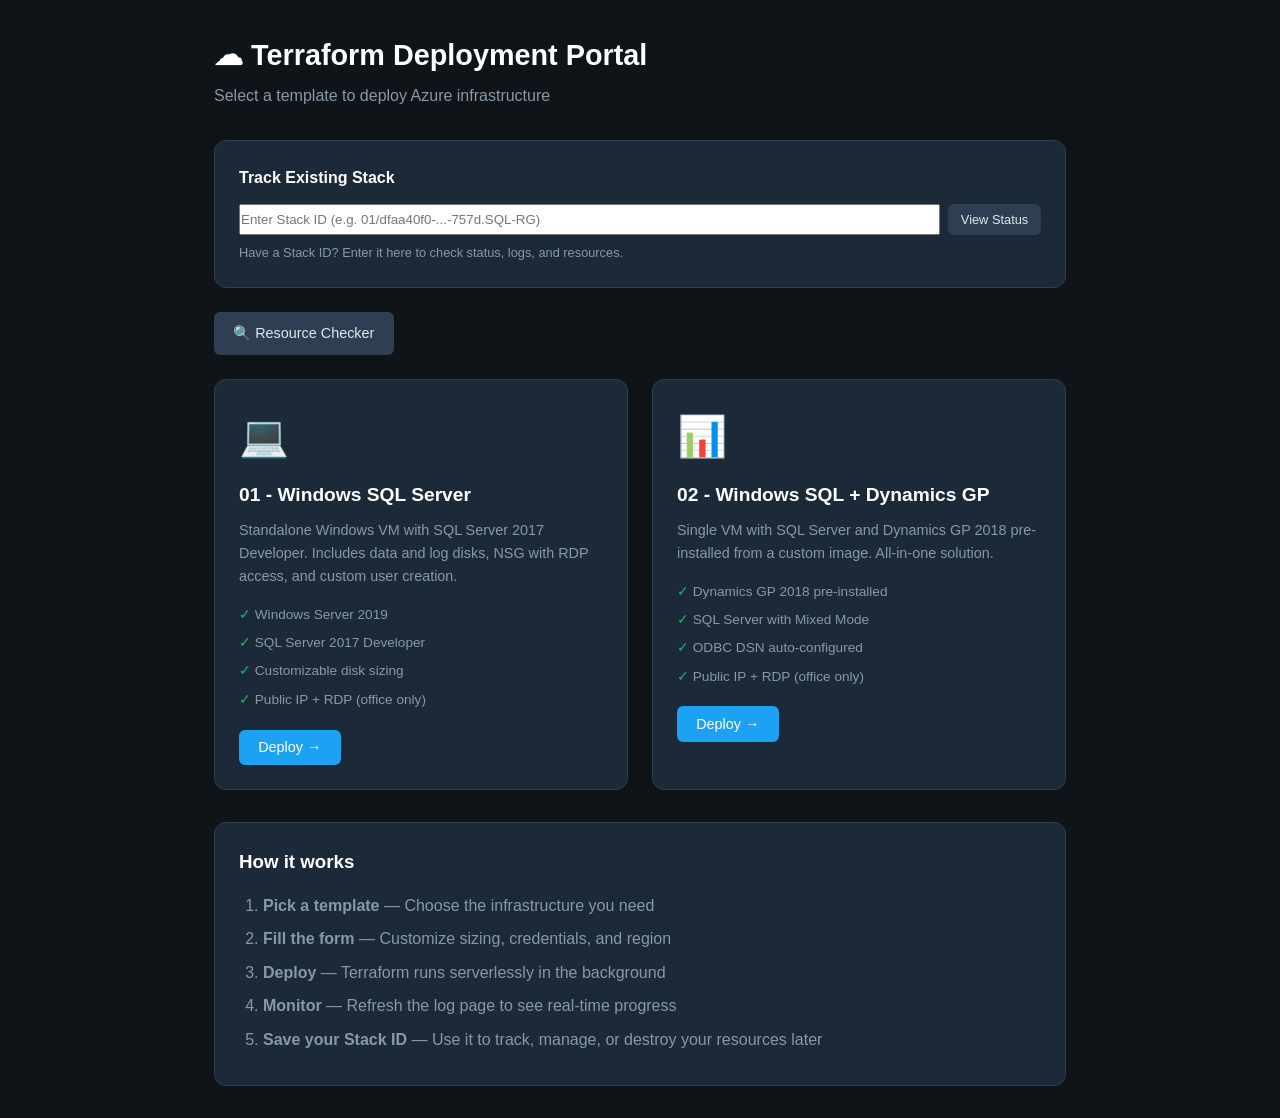
<file: portal/frontend/index.html>
<!DOCTYPE html>
<html lang="en">
<head>
    <meta charset="UTF-8">
    <meta name="viewport" content="width=device-width, initial-scale=1.0">
    <title>Terraform Deployment Portal</title>
    <link rel="stylesheet" href="style.css">
</head>
<body>
    <div class="container">
        <header>
            <h1>&#9729; Terraform Deployment Portal</h1>
            <p class="subtitle">Select a template to deploy Azure infrastructure</p>
        </header>

        <div class="search-section">
            <h3>Track Existing Stack</h3>
            <div class="input-with-button">
                <input type="text" id="search-deploy-id" placeholder="Enter Stack ID (e.g. 01/dfaa40f0-...-757d.SQL-RG)">
                <button class="btn btn-secondary btn-sm" onclick="searchDeployment()">View Status</button>
            </div>
            <p class="search-hint">Have a Stack ID? Enter it here to check status, logs, and resources.</p>
        </div>

        <div class="nav-links">
            <a href="resources.html" class="btn btn-secondary">&#128269; Resource Checker</a>
        </div>

        <div class="templates" id="templates">
            <div class="template-card" onclick="selectTemplate('01')">
                <div class="template-icon">&#128187;</div>
                <h2>01 - Windows SQL Server</h2>
                <p>Standalone Windows VM with SQL Server 2017 Developer. Includes data and log disks, NSG with RDP access, and custom user creation.</p>
                <ul>
                    <li>Windows Server 2019</li>
                    <li>SQL Server 2017 Developer</li>
                    <li>Customizable disk sizing</li>
                    <li>Public IP + RDP (office only)</li>
                </ul>
                <button class="btn">Deploy &rarr;</button>
            </div>

            <div class="template-card" onclick="selectTemplate('02')">
                <div class="template-icon">&#128202;</div>
                <h2>02 - Windows SQL + Dynamics GP</h2>
                <p>Single VM with SQL Server and Dynamics GP 2018 pre-installed from a custom image. All-in-one solution.</p>
                <ul>
                    <li>Dynamics GP 2018 pre-installed</li>
                    <li>SQL Server with Mixed Mode</li>
                    <li>ODBC DSN auto-configured</li>
                    <li>Public IP + RDP (office only)</li>
                </ul>
                <button class="btn">Deploy &rarr;</button>
            </div>
        </div>

        <div class="guide">
            <h3>How it works</h3>
            <ol>
                <li><strong>Pick a template</strong> &mdash; Choose the infrastructure you need</li>
                <li><strong>Fill the form</strong> &mdash; Customize sizing, credentials, and region</li>
                <li><strong>Deploy</strong> &mdash; Terraform runs serverlessly in the background</li>
                <li><strong>Monitor</strong> &mdash; Refresh the log page to see real-time progress</li>
                <li><strong>Save your Stack ID</strong> &mdash; Use it to track, manage, or destroy your resources later</li>
            </ol>
        </div>
    </div>

    <script src="app.js"></script>
</body>
</html>
</file>
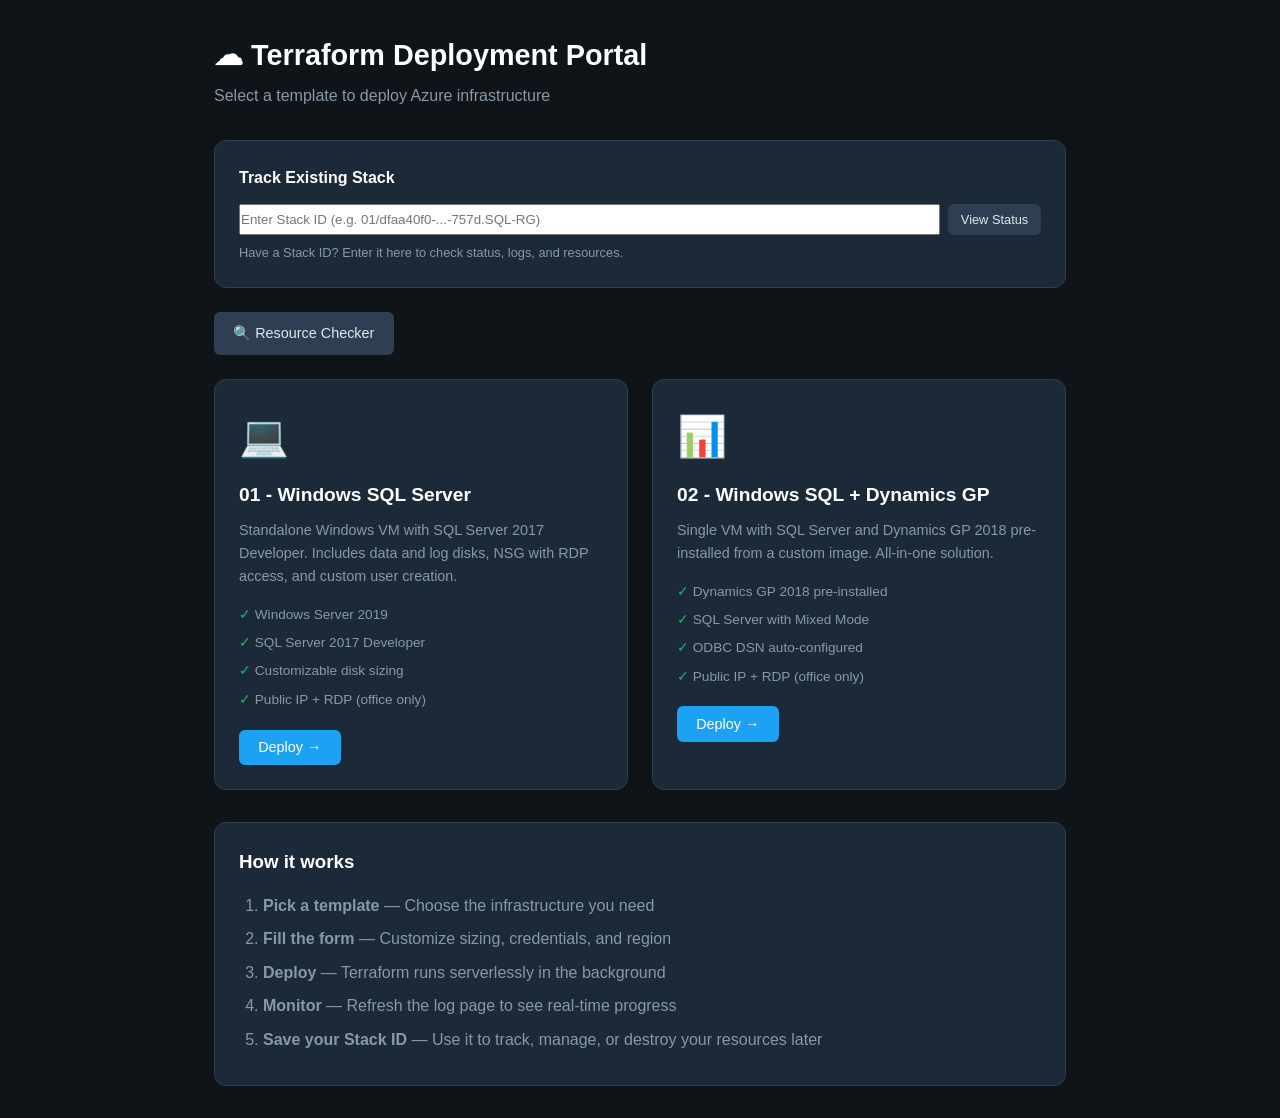
<file: portal/frontend/form.html>
<!DOCTYPE html>
<html lang="en">
<head>
    <meta charset="UTF-8">
    <meta name="viewport" content="width=device-width, initial-scale=1.0">
    <title>Configure Deployment</title>
    <link rel="stylesheet" href="style.css">
</head>
<body>
    <div class="container">
        <header>
            <a href="index.html" class="back-link">&larr; Back to templates</a>
            <h1 id="template-title">Configure Deployment</h1>
            <p class="subtitle" id="template-desc"></p>
        </header>

        <form id="deploy-form" class="deploy-form">
            <div id="form-fields">
                <!-- Dynamically generated -->
            </div>

            <div class="form-actions">
                <button type="submit" class="btn btn-primary">&#9889; Deploy Now</button>
                <button type="button" class="btn btn-secondary" onclick="window.location='index.html'">Cancel</button>
            </div>
        </form>

        <div id="deploy-status" class="status-box" style="display:none;">
            <h3>Deployment Started</h3>
            <p>Stack ID: <code id="deploy-id"></code></p>
            <p class="deploy-id-hint">&#128204; Save this Stack ID! It stays the same for this resource group. Use it to track, update, or destroy your resources on the <a href="resources.html">Resource Checker</a> page.</p>
            <a id="log-link" href="#" class="btn">View Logs &rarr;</a>
        </div>
    </div>

    <script src="app.js"></script>
    <script>
        document.addEventListener('DOMContentLoaded', () => {
            const params = new URLSearchParams(window.location.search);
            const templateId = params.get('template');
            if (templateId) {
                loadForm(templateId);
            } else {
                window.location = 'index.html';
            }
        });
    </script>
</body>
</html>
</file>
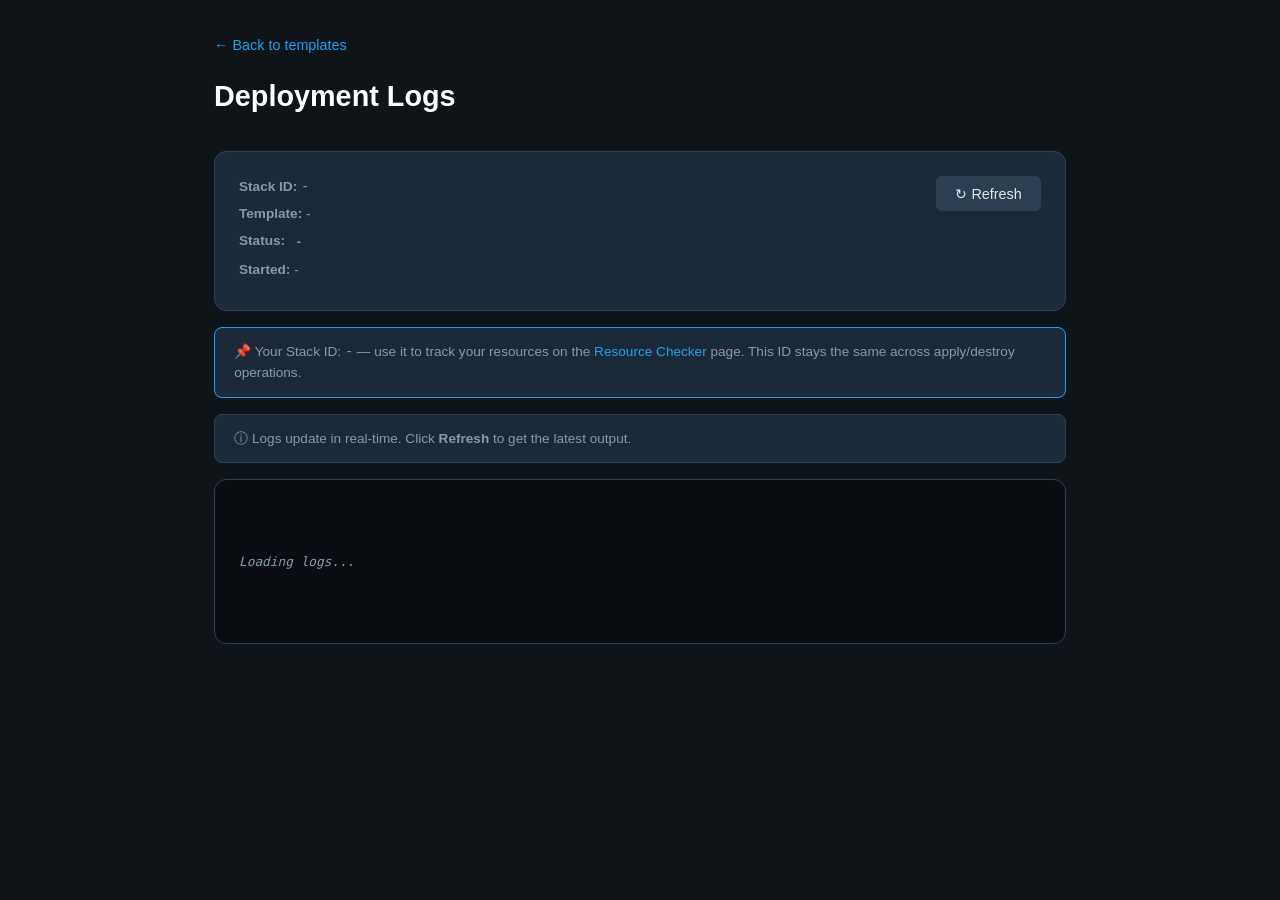
<file: portal/frontend/logs.html>
<!DOCTYPE html>
<html lang="en">
<head>
    <meta charset="UTF-8">
    <meta name="viewport" content="width=device-width, initial-scale=1.0">
    <title>Deployment Logs</title>
    <link rel="stylesheet" href="style.css">
</head>
<body>
    <div class="container">
        <header>
            <a href="index.html" class="back-link">&larr; Back to templates</a>
            <h1>Deployment Logs</h1>
        </header>

        <div class="log-header">
            <div class="log-meta">
                <p><strong>Stack ID:</strong> <code id="deploy-id">-</code></p>
                <p><strong>Template:</strong> <span id="template-name">-</span></p>
                <p><strong>Status:</strong> <span id="status-badge" class="badge">-</span></p>
                <p><strong>Started:</strong> <span id="started-at">-</span></p>
            </div>
            <div class="log-actions">
                <button class="btn btn-secondary" onclick="refreshLogs()">&#8635; Refresh</button>
                <button class="btn btn-danger" id="destroy-btn" onclick="confirmDestroy()" style="display:none;">&#128465; Destroy</button>
            </div>
        </div>

        <div class="deploy-id-notice">
            <p>&#128204; Your Stack ID: <code id="deploy-id-copy">-</code> &mdash; use it to track your resources on the <a href="resources.html">Resource Checker</a> page. This ID stays the same across apply/destroy operations.</p>
        </div>

        <!-- Outputs section (shown above logs when complete) -->
        <div id="outputs-section" style="display:none;">
            <h3>&#10003; Deployment Outputs</h3>
            <table class="outputs-table" id="outputs-table">
                <thead><tr><th>Key</th><th>Value</th></tr></thead>
                <tbody id="outputs-body"></tbody>
            </table>
        </div>

        <div class="refresh-notice" id="refresh-notice">
            <p>&#9432; Logs update in real-time. Click <strong>Refresh</strong> to get the latest output.</p>
        </div>

        <!-- Collapsible log section -->
        <div id="log-section">
            <div class="log-toggle" id="log-toggle" onclick="toggleLog()" style="display:none;">
                <span id="log-toggle-icon">&#9660;</span> <strong>Terraform Output</strong> <span class="log-toggle-hint">(click to expand)</span>
            </div>
            <div class="log-output" id="log-output">
                <p class="log-placeholder">Loading logs...</p>
            </div>
        </div>
    </div>

    <script src="app.js"></script>
    <script>
        document.addEventListener('DOMContentLoaded', () => {
            const params = new URLSearchParams(window.location.search);
            const deployId = params.get('id');
            if (deployId) {
                document.getElementById('deploy-id').textContent = deployId;
                document.getElementById('deploy-id-copy').textContent = deployId;
                refreshLogs();
            }
        });
    </script>
</body>
</html>
</file>
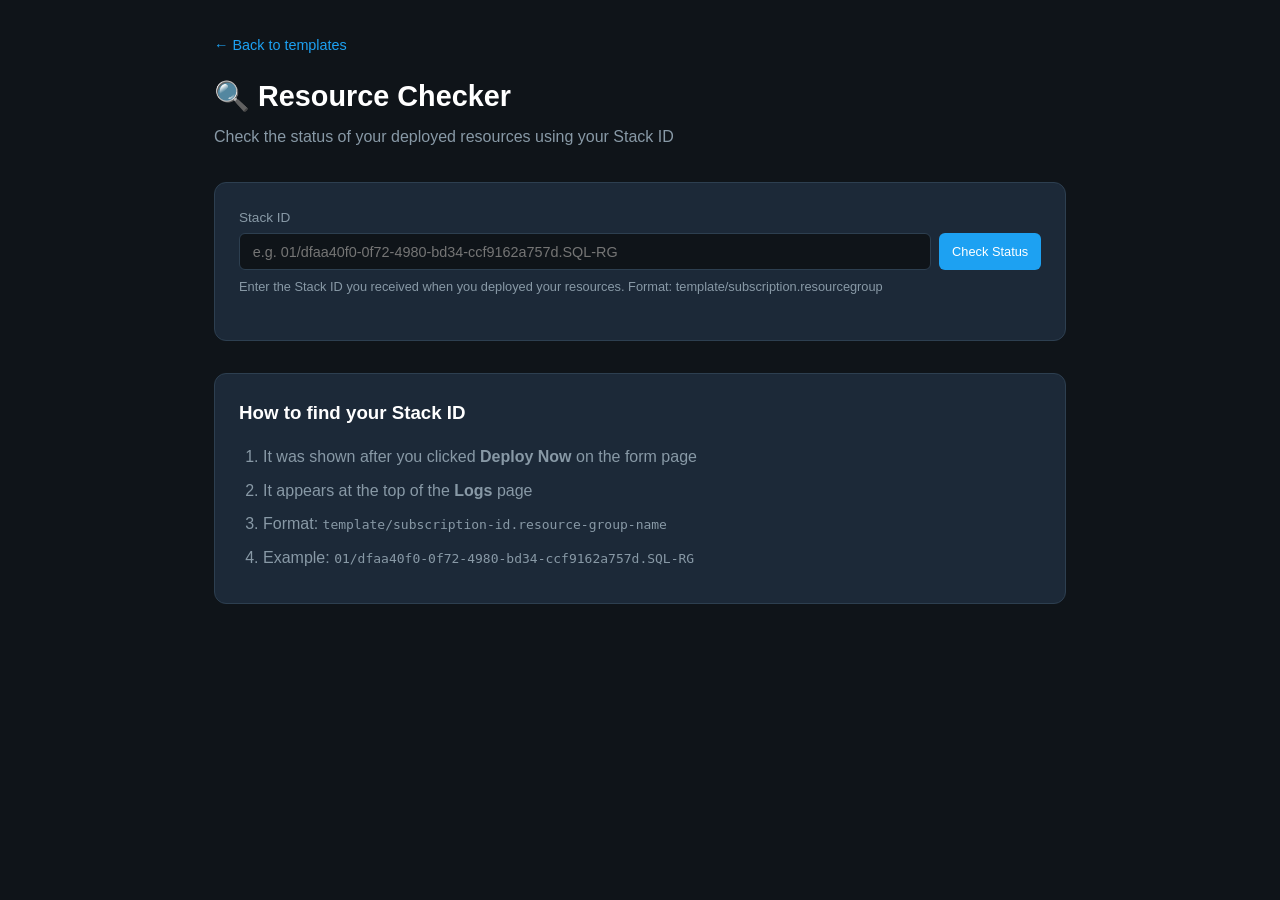
<file: portal/frontend/resources.html>
<!DOCTYPE html>
<html lang="en">
<head>
    <meta charset="UTF-8">
    <meta name="viewport" content="width=device-width, initial-scale=1.0">
    <title>Resource Checker</title>
    <link rel="stylesheet" href="style.css">
</head>
<body>
    <div class="container">
        <header>
            <a href="index.html" class="back-link">&larr; Back to templates</a>
            <h1>&#128269; Resource Checker</h1>
            <p class="subtitle">Check the status of your deployed resources using your Stack ID</p>
        </header>

        <div class="checker-form">
            <div class="form-group">
                <label for="checker-deploy-id">Stack ID</label>
                <div class="input-with-button">
                    <input type="text" id="checker-deploy-id" placeholder="e.g. 01/dfaa40f0-0f72-4980-bd34-ccf9162a757d.SQL-RG">
                    <button class="btn btn-primary btn-sm" onclick="checkResources()">Check Status</button>
                </div>
                <p class="form-hint">Enter the Stack ID you received when you deployed your resources. Format: template/subscription.resourcegroup</p>
            </div>
        </div>

        <!-- Results -->
        <div id="checker-results" style="display:none;">
            <div class="checker-summary" id="checker-summary"></div>

            <div id="checker-outputs" style="display:none;">
                <h3>Resource Details</h3>
                <table class="outputs-table">
                    <thead><tr><th>Property</th><th>Value</th></tr></thead>
                    <tbody id="checker-outputs-body"></tbody>
                </table>
            </div>

            <div id="checker-resources" style="display:none;">
                <h3>Resources in Resource Group</h3>
                <table class="outputs-table">
                    <thead><tr><th>Name</th><th>Type</th><th>Status</th></tr></thead>
                    <tbody id="checker-resources-body"></tbody>
                </table>
            </div>

            <div class="checker-actions" id="checker-actions" style="display:none;">
                <a id="checker-logs-link" href="#" class="btn btn-secondary">View Full Logs &rarr;</a>
                <button class="btn btn-danger" id="checker-destroy-btn" onclick="checkerDestroy()">&#128465; Destroy Resources</button>
            </div>
        </div>

        <div class="guide" style="margin-top:2rem;">
            <h3>How to find your Stack ID</h3>
            <ol>
                <li>It was shown after you clicked <strong>Deploy Now</strong> on the form page</li>
                <li>It appears at the top of the <strong>Logs</strong> page</li>
                <li>Format: <code>template/subscription-id.resource-group-name</code></li>
                <li>Example: <code>01/dfaa40f0-0f72-4980-bd34-ccf9162a757d.SQL-RG</code></li>
            </ol>
        </div>
    </div>

    <script src="app.js"></script>
    <script>
        document.addEventListener('DOMContentLoaded', () => {
            const params = new URLSearchParams(window.location.search);
            const deployId = params.get('id');
            if (deployId) {
                document.getElementById('checker-deploy-id').value = deployId;
                checkResources();
            }
        });
    </script>
</body>
</html>
</file>
<file: portal/frontend/style.css>
* {
    margin: 0;
    padding: 0;
    box-sizing: border-box;
}

body {
    font-family: -apple-system, BlinkMacSystemFont, 'Segoe UI', Roboto, sans-serif;
    background: #0f1419;
    color: #e1e8ed;
    min-height: 100vh;
    line-height: 1.6;
}

.container {
    max-width: 900px;
    margin: 0 auto;
    padding: 2rem 1.5rem;
}

header {
    margin-bottom: 2rem;
}

h1 {
    font-size: 1.8rem;
    color: #fff;
    margin-bottom: 0.3rem;
}

.subtitle {
    color: #8899a6;
    font-size: 1rem;
}

.back-link {
    color: #1da1f2;
    text-decoration: none;
    font-size: 0.9rem;
    display: inline-block;
    margin-bottom: 1rem;
}

.back-link:hover {
    text-decoration: underline;
}

/* Template Cards */
.templates {
    display: grid;
    grid-template-columns: repeat(auto-fit, minmax(350px, 1fr));
    gap: 1.5rem;
    margin-bottom: 2rem;
}

.template-card {
    background: #1c2938;
    border: 1px solid #2d3f50;
    border-radius: 12px;
    padding: 1.5rem;
    cursor: pointer;
    transition: border-color 0.2s, transform 0.2s;
}

.template-card:hover {
    border-color: #1da1f2;
    transform: translateY(-2px);
}

.template-icon {
    font-size: 2.5rem;
    margin-bottom: 0.8rem;
}

.template-card h2 {
    font-size: 1.2rem;
    color: #fff;
    margin-bottom: 0.5rem;
}

.template-card p {
    color: #8899a6;
    font-size: 0.9rem;
    margin-bottom: 0.8rem;
}

.template-card ul {
    list-style: none;
    margin-bottom: 1rem;
}

.template-card ul li {
    color: #8899a6;
    font-size: 0.85rem;
    padding: 0.2rem 0;
}

.template-card ul li::before {
    content: "✓ ";
    color: #17bf63;
}

/* Buttons */
.btn {
    display: inline-block;
    padding: 0.6rem 1.2rem;
    border-radius: 6px;
    border: none;
    font-size: 0.9rem;
    cursor: pointer;
    text-decoration: none;
    font-weight: 500;
    transition: background 0.2s;
}

.btn-primary, .template-card .btn {
    background: #1da1f2;
    color: #fff;
}

.btn-primary:hover, .template-card .btn:hover {
    background: #1a91da;
}

.btn-secondary {
    background: #2d3f50;
    color: #e1e8ed;
}

.btn-secondary:hover {
    background: #3d5166;
}

/* Guide */
.guide {
    background: #1c2938;
    border-radius: 12px;
    padding: 1.5rem;
    border: 1px solid #2d3f50;
}

.guide h3 {
    color: #fff;
    margin-bottom: 1rem;
}

.guide ol {
    padding-left: 1.5rem;
}

.guide ol li {
    color: #8899a6;
    margin-bottom: 0.5rem;
}

/* Form */
.deploy-form {
    background: #1c2938;
    border: 1px solid #2d3f50;
    border-radius: 12px;
    padding: 2rem;
}

.form-group {
    margin-bottom: 1.2rem;
}

.form-group label {
    display: block;
    color: #8899a6;
    font-size: 0.85rem;
    margin-bottom: 0.3rem;
    font-weight: 500;
}

.form-group input,
.form-group select {
    width: 100%;
    padding: 0.6rem 0.8rem;
    background: #0f1419;
    border: 1px solid #2d3f50;
    border-radius: 6px;
    color: #e1e8ed;
    font-size: 0.9rem;
}

.form-group input:focus,
.form-group select:focus {
    outline: none;
    border-color: #1da1f2;
}

.form-actions {
    margin-top: 1.5rem;
    display: flex;
    gap: 1rem;
}

/* Status */
.status-box {
    background: #1c2938;
    border: 1px solid #17bf63;
    border-radius: 12px;
    padding: 1.5rem;
    margin-top: 1.5rem;
}

.status-box h3 {
    color: #17bf63;
    margin-bottom: 0.5rem;
}

.status-box code {
    background: #0f1419;
    padding: 0.2rem 0.5rem;
    border-radius: 4px;
    font-size: 0.85rem;
}

/* Logs */
.log-header {
    display: flex;
    justify-content: space-between;
    align-items: flex-start;
    background: #1c2938;
    border: 1px solid #2d3f50;
    border-radius: 12px;
    padding: 1.5rem;
    margin-bottom: 1rem;
}

.log-meta p {
    color: #8899a6;
    font-size: 0.85rem;
    margin-bottom: 0.3rem;
}

.badge {
    display: inline-block;
    padding: 0.15rem 0.5rem;
    border-radius: 4px;
    font-size: 0.8rem;
    font-weight: 600;
    text-transform: uppercase;
}

.badge-running { background: #1da1f2; color: #fff; }
.badge-completed { background: #17bf63; color: #fff; }
.badge-deployed { background: #17bf63; color: #fff; }
.badge-destroyed { background: #794bc4; color: #fff; }
.badge-failed { background: #e0245e; color: #fff; }
.badge-queued { background: #794bc4; color: #fff; }
.badge-timeout { background: #f45d22; color: #fff; }
.badge-starting { background: #1da1f2; color: #fff; }

.refresh-notice {
    background: #1c2938;
    border: 1px solid #2d3f50;
    border-radius: 8px;
    padding: 0.8rem 1.2rem;
    margin-bottom: 1rem;
    font-size: 0.85rem;
    color: #8899a6;
}

.log-output {
    background: #0a0e13;
    border: 1px solid #2d3f50;
    border-radius: 12px;
    padding: 1.5rem;
    font-family: 'Cascadia Code', 'Fira Code', monospace;
    font-size: 0.8rem;
    line-height: 1.8;
    max-height: 500px;
    overflow-y: auto;
    white-space: pre-wrap;
    word-break: break-all;
}

.log-placeholder {
    color: #8899a6;
    font-style: italic;
}

.log-line {
    color: #8899a6;
    border-bottom: 1px solid #1c2938;
    padding: 0.2rem 0;
}

.log-line.error {
    color: #e0245e;
}

.log-line.success {
    color: #17bf63;
}

/* Outputs table */
.outputs-table {
    width: 100%;
    border-collapse: collapse;
    margin-top: 1rem;
    background: #1c2938;
    border-radius: 8px;
    overflow: hidden;
}

.outputs-table th,
.outputs-table td {
    padding: 0.7rem 1rem;
    text-align: left;
    border-bottom: 1px solid #2d3f50;
    font-size: 0.85rem;
}

.outputs-table th {
    background: #0f1419;
    color: #8899a6;
    font-weight: 600;
}

.outputs-table td {
    color: #e1e8ed;
}

#outputs-section {
    margin-top: 1.5rem;
}

#outputs-section h3 {
    color: #17bf63;
    margin-bottom: 0.5rem;
}

/* Subscription Check */
.subs-check-section {
    border-bottom: 1px solid #2d3f50;
    padding-bottom: 1.2rem;
    margin-bottom: 1.2rem;
}

.input-with-button {
    display: flex;
    gap: 0.5rem;
}

.input-with-button input {
    flex: 1;
}

.btn-sm {
    padding: 0.5rem 0.8rem;
    font-size: 0.8rem;
    white-space: nowrap;
}

.subs-status {
    margin-top: 0.5rem;
    font-size: 0.85rem;
}

.status-ok {
    color: #17bf63;
}

.status-error {
    color: #e0245e;
}

.status-warning {
    color: #f5a623;
}

.status-checking {
    color: #1da1f2;
}

.status-help {
    background: #0f1419;
    border: 1px solid #2d3f50;
    border-radius: 8px;
    padding: 1rem;
    margin-top: 0.5rem;
    font-size: 0.8rem;
    color: #8899a6;
}

.status-help p {
    margin-bottom: 0.5rem;
}

.status-help ol {
    padding-left: 1.2rem;
    margin-bottom: 0.5rem;
}

.status-help ol li {
    margin-bottom: 0.3rem;
}

.status-help code {
    background: #1c2938;
    padding: 0.1rem 0.4rem;
    border-radius: 3px;
    font-size: 0.75rem;
}

/* Disk Pricing */
.disk-price {
    margin-top: 0.3rem;
    font-size: 0.8rem;
    color: #f5a623;
    font-weight: 500;
}

/* Destroy button */
.btn-danger {
    background: #e0245e;
    color: #fff;
}

.btn-danger:hover {
    background: #c01e50;
}

.log-actions {
    display: flex;
    flex-direction: column;
    gap: 0.5rem;
}

/* Search Section */
.search-section {
    background: #1c2938;
    border: 1px solid #2d3f50;
    border-radius: 12px;
    padding: 1.5rem;
    margin-bottom: 1.5rem;
}

.search-section h3 {
    color: #fff;
    margin-bottom: 0.8rem;
    font-size: 1rem;
}

.search-hint {
    color: #8899a6;
    font-size: 0.8rem;
    margin-top: 0.5rem;
}

.nav-links {
    margin-bottom: 1.5rem;
    display: flex;
    gap: 0.8rem;
}

/* Deploy ID Notice */
.deploy-id-notice {
    background: #1c2938;
    border: 1px solid #1da1f2;
    border-radius: 8px;
    padding: 0.8rem 1.2rem;
    margin-bottom: 1rem;
    font-size: 0.85rem;
    color: #8899a6;
}

.deploy-id-notice a {
    color: #1da1f2;
    text-decoration: none;
}

.deploy-id-notice a:hover {
    text-decoration: underline;
}

.deploy-id-hint {
    color: #8899a6;
    font-size: 0.85rem;
    margin-top: 0.5rem;
}

.deploy-id-hint a {
    color: #1da1f2;
    text-decoration: none;
}

/* Log Toggle */
.log-toggle {
    background: #1c2938;
    border: 1px solid #2d3f50;
    border-radius: 8px;
    padding: 0.8rem 1.2rem;
    margin-bottom: 0.5rem;
    cursor: pointer;
    color: #e1e8ed;
    font-size: 0.9rem;
    transition: background 0.2s;
}

.log-toggle:hover {
    background: #2d3f50;
}

.log-toggle-hint {
    color: #8899a6;
    font-size: 0.8rem;
    font-weight: normal;
}

.log-line.section-header {
    color: #1da1f2;
    font-weight: 600;
    margin-top: 0.3rem;
}

/* Resource Checker */
.checker-form {
    background: #1c2938;
    border: 1px solid #2d3f50;
    border-radius: 12px;
    padding: 1.5rem;
    margin-bottom: 1.5rem;
}

.form-hint {
    color: #8899a6;
    font-size: 0.8rem;
    margin-top: 0.4rem;
}

.checker-summary {
    background: #1c2938;
    border: 1px solid #2d3f50;
    border-radius: 12px;
    padding: 1.5rem;
    margin-bottom: 1rem;
}

.checker-info p {
    color: #8899a6;
    font-size: 0.85rem;
    margin-bottom: 0.3rem;
}

.checker-info strong {
    color: #e1e8ed;
}

.checker-disclaimer {
    margin-top: 1rem;
    padding-top: 1rem;
    border-top: 1px solid #2d3f50;
    font-size: 0.8rem;
    color: #8899a6;
}

.checker-disclaimer p {
    margin: 0;
}

.checker-actions {
    display: flex;
    gap: 1rem;
    margin-top: 1rem;
    align-items: center;
}

#checker-resources h3,
#checker-outputs h3 {
    color: #fff;
    margin-bottom: 0.8rem;
    font-size: 1rem;
}

#checker-resources,
#checker-outputs {
    margin-bottom: 1rem;
}
</file>
